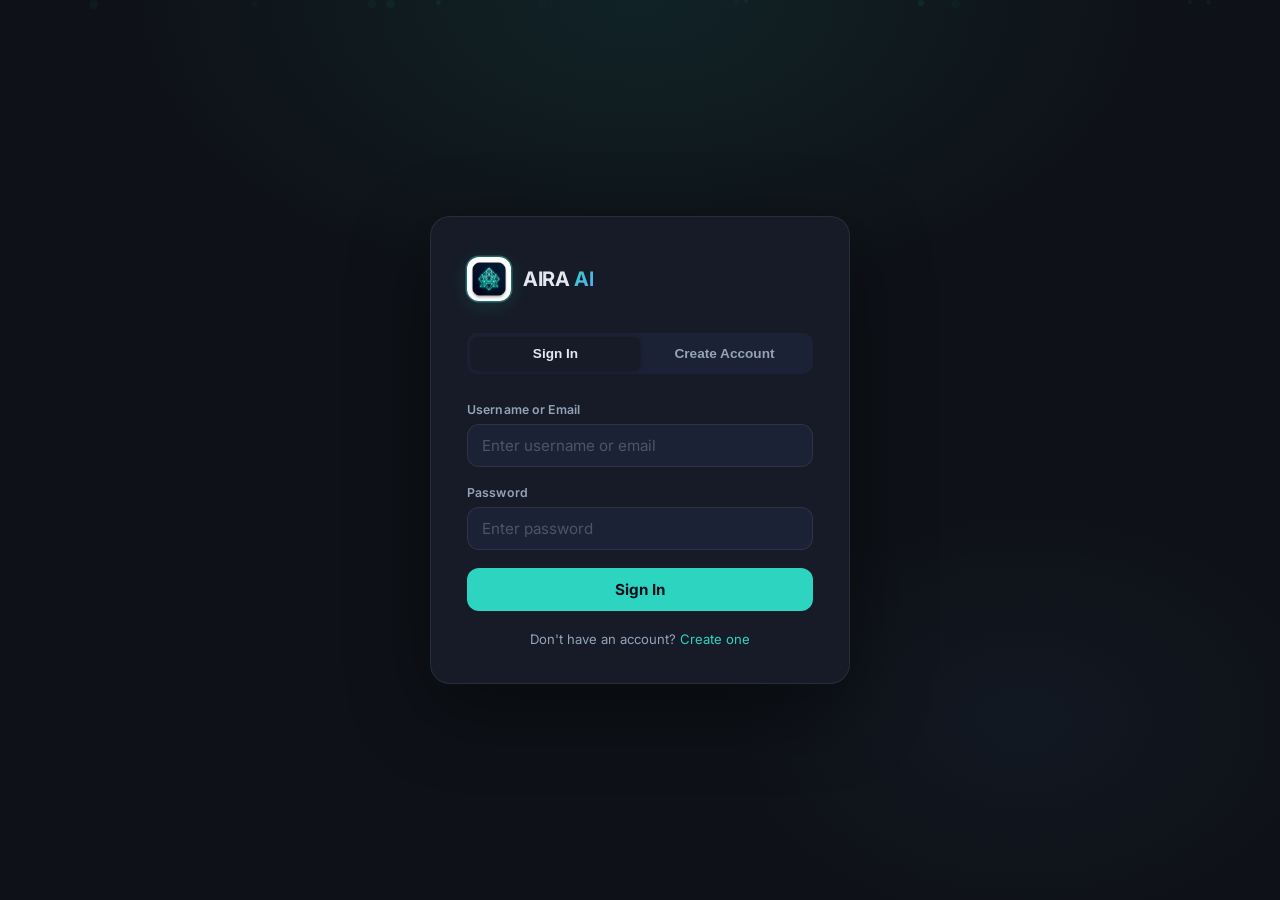
<file: templates/login.html>
<!DOCTYPE html>
<html lang="en">
<head>
  <meta charset="UTF-8" />
  <meta name="viewport" content="width=device-width, initial-scale=1.0" />
  <title>AIRA AI — Sign In</title>
  <meta name="description" content="Sign in to AIRA AI Research Assistant" />
  <meta http-equiv="Cache-Control" content="no-cache, no-store, must-revalidate" />
  <meta http-equiv="Pragma" content="no-cache" />
  <meta http-equiv="Expires" content="0" />
  <link rel="icon" type="image/jpeg" href="/static/aira_icon.jpg" />
  <link rel="preconnect" href="https://fonts.googleapis.com" />
  <link rel="preconnect" href="https://fonts.gstatic.com" crossorigin />
  <link href="https://fonts.googleapis.com/css2?family=Inter:wght@300;400;500;600;700&display=swap" rel="stylesheet" />
  <style>
    :root {
      --bg:       #0e1117;
      --surface:  #161b27;
      --surface2: #1c2235;
      --border:   rgba(255,255,255,0.08);
      --border-hi:rgba(255,255,255,0.16);
      --text:     #e2e8f0;
      --text-2:   #94a3b8;
      --text-3:   #4a5568;
      --teal:     #2dd4bf;
      --teal-dim: rgba(45,212,191,0.12);
      --teal-glow:rgba(45,212,191,0.22);
      --blue:     #60a5fa;
      --red:      #f87171;
      --green:    #4ade80;
      --r:        12px;
      --ease:     cubic-bezier(.4,0,.2,1);
    }
    *,*::before,*::after{box-sizing:border-box;margin:0;padding:0}
    html{font-size:16px;-webkit-font-smoothing:antialiased}
    body{
      font-family:'Inter',system-ui,sans-serif;
      background:var(--bg);
      color:var(--text);
      min-height:100vh;
      display:flex;
      align-items:center;
      justify-content:center;
      padding:24px;
      background:
        radial-gradient(ellipse 60% 50% at 50% 0%, rgba(45,212,191,.09) 0%, transparent 70%),
        radial-gradient(ellipse 40% 40% at 80% 80%, rgba(96,165,250,.05) 0%, transparent 60%),
        #0e1117;
    }
    a{color:var(--teal);text-decoration:none}
    a:hover{text-decoration:underline}

    .auth-card {
      width:100%;max-width:420px;
      background:var(--surface);
      border:1px solid var(--border);
      border-radius:20px;
      padding:40px 36px 36px;
      box-shadow:0 24px 80px rgba(0,0,0,.4);
    }

    /* Brand */
    .brand {
      display:flex;align-items:center;gap:12px;
      margin-bottom:32px;
    }
    .brand-icon {
      width:44px;height:44px;border-radius:12px;
      object-fit:cover;
      box-shadow:0 0 0 1.5px rgba(45,212,191,.4),0 4px 20px rgba(45,212,191,.15);
    }
    .brand-name {
      font-size:1.25rem;font-weight:700;letter-spacing:-.02em;
    }
    .brand-ai {
      background:linear-gradient(135deg,var(--teal),var(--blue));
      -webkit-background-clip:text;-webkit-text-fill-color:transparent;
      background-clip:text;
    }

    /* Tabs */
    .tab-row {
      display:flex;gap:0;
      background:var(--surface2);
      border-radius:10px;padding:4px;
      margin-bottom:28px;
    }
    .tab-btn {
      flex:1;padding:9px;border-radius:7px;
      font-size:.85rem;font-weight:600;
      color:var(--text-2);
      border:none;background:none;cursor:pointer;
      transition:all 180ms var(--ease);
    }
    .tab-btn.active {
      background:var(--surface);
      color:var(--text);
      box-shadow:0 1px 4px rgba(0,0,0,.3);
    }

    /* Forms */
    .form-panel{display:none}
    .form-panel.active{display:block}

    .form-group{margin-bottom:18px}
    label {
      display:block;font-size:.77rem;font-weight:600;
      color:var(--text-2);margin-bottom:7px;letter-spacing:.01em;
    }
    input {
      width:100%;background:var(--surface2);
      border:1px solid var(--border);
      border-radius:var(--r);
      padding:11px 14px;
      font-size:.95rem;color:var(--text);
      font-family:inherit;outline:none;
      transition:border-color 180ms var(--ease),box-shadow 180ms var(--ease);
    }
    input:focus {
      border-color:rgba(45,212,191,.5);
      box-shadow:0 0 0 3px rgba(45,212,191,.1);
    }
    input::placeholder{color:var(--text-3)}

    .submit-btn {
      width:100%;padding:12px;border-radius:var(--r);
      background:var(--teal);color:#0a0f1a;
      font-size:.95rem;font-weight:700;
      border:none;cursor:pointer;font-family:inherit;
      display:flex;align-items:center;justify-content:center;gap:8px;
      transition:background 180ms var(--ease),transform 180ms,box-shadow 180ms;
      margin-top:8px;
    }
    .submit-btn:hover {
      background:#5eead4;
      transform:translateY(-1px);
      box-shadow:0 4px 20px var(--teal-glow);
    }
    .submit-btn:active{transform:translateY(0)}
    .submit-btn:disabled{opacity:.5;cursor:not-allowed;transform:none;box-shadow:none}

    .spinner {
      width:16px;height:16px;
      border:2px solid rgba(10,15,26,.3);
      border-top-color:#0a0f1a;
      border-radius:50%;
      animation:spin .6s linear infinite;
      display:none;
    }
    @keyframes spin{to{transform:rotate(360deg)}}

    /* Alert */
    .alert {
      padding:11px 14px;border-radius:10px;
      font-size:.84rem;margin-bottom:18px;
      display:none;
    }
    .alert.error  {background:rgba(248,113,113,.1);border:1px solid rgba(248,113,113,.3);color:var(--red)}
    .alert.success{background:rgba(74,222,128,.1);border:1px solid rgba(74,222,128,.3);color:var(--green)}
    .alert.show{display:block}

    /* Divider */
    .divider {
      display:flex;align-items:center;gap:12px;
      margin:20px 0;color:var(--text-3);font-size:.76rem;
    }
    .divider::before,.divider::after{
      content:'';flex:1;height:1px;background:var(--border);
    }

    .footer-link {
      text-align:center;margin-top:20px;
      font-size:.82rem;color:var(--text-2);
    }

    /* Password strength */
    .pw-strength {
      height:3px;border-radius:3px;margin-top:8px;
      background:var(--surface2);overflow:hidden;
    }
    .pw-bar {
      height:100%;border-radius:3px;width:0;
      transition:width .3s,background .3s;
    }
    .pw-hint{font-size:.72rem;color:var(--text-3);margin-top:5px}

    /* Floating particles */
    .particles {
      position:fixed;inset:0;pointer-events:none;overflow:hidden;z-index:0;
    }
    .particle {
      position:absolute;border-radius:50%;
      background:rgba(45,212,191,.15);
      animation:float linear infinite;
    }
    @keyframes float{
      0%{transform:translateY(100vh) scale(0);opacity:0}
      10%{opacity:1}
      90%{opacity:.3}
      100%{transform:translateY(-20px) scale(1);opacity:0}
    }
    .auth-card{position:relative;z-index:1}
  </style>
</head>
<body>

<!-- Ambient particles -->
<div class="particles" id="particles"></div>

<div class="auth-card" id="authCard">

  <!-- Brand -->
  <div class="brand">
    <img src="/static/aira_icon.jpg" class="brand-icon" alt="AIRA AI" />
    <span class="brand-name">AIRA <span class="brand-ai">AI</span></span>
  </div>

  <!-- Tabs -->
  <div class="tab-row">
    <button class="tab-btn active" id="tabLogin" onclick="switchTab('login')">Sign In</button>
    <button class="tab-btn" id="tabRegister" onclick="switchTab('register')">Create Account</button>
  </div>

  <!-- Alert -->
  <div class="alert" id="alertBox"></div>

  <!-- ── LOGIN FORM ── -->
  <div class="form-panel active" id="panelLogin">
    <form onsubmit="handleLogin(event)">
      <div class="form-group">
        <label for="loginUsername">Username or Email</label>
        <input id="loginUsername" type="text" placeholder="Enter username or email"
               autocomplete="username" required />
      </div>
      <div class="form-group">
        <label for="loginPassword">Password</label>
        <input id="loginPassword" type="password" placeholder="Enter password"
               autocomplete="current-password" required />
      </div>
      <button type="submit" class="submit-btn" id="loginBtn">
        <span id="loginBtnText">Sign In</span>
        <div class="spinner" id="loginSpinner"></div>
      </button>
    </form>
    <div class="footer-link">
      Don't have an account?
      <a href="#" onclick="switchTab('register'); return false">Create one</a>
    </div>
  </div>

  <!-- ── REGISTER FORM ── -->
  <div class="form-panel" id="panelRegister">
    <form onsubmit="handleRegister(event)">
      <div class="form-group">
        <label for="regUsername">Username</label>
        <input id="regUsername" type="text" placeholder="Choose a username"
               autocomplete="username" required minlength="3" />
      </div>
      <div class="form-group">
        <label for="regEmail">Email</label>
        <input id="regEmail" type="email" placeholder="you@example.com"
               autocomplete="email" required />
      </div>
      <div class="form-group">
        <label for="regPassword">Password</label>
        <input id="regPassword" type="password" placeholder="At least 8 characters"
               autocomplete="new-password" required minlength="8"
               oninput="checkStrength(this.value)" />
        <div class="pw-strength"><div class="pw-bar" id="pwBar"></div></div>
        <div class="pw-hint" id="pwHint">Use 8+ characters with letters and numbers</div>
      </div>
      <button type="submit" class="submit-btn" id="regBtn">
        <span id="regBtnText">Create Account</span>
        <div class="spinner" id="regSpinner"></div>
      </button>
    </form>
    <div class="footer-link">
      Already have an account?
      <a href="#" onclick="switchTab('login'); return false">Sign in</a>
    </div>
  </div>

</div>

<script>

  // Particles ───────────────────────────────────────────────
  (function() {
    const container = document.getElementById('particles');
    for (let i = 0; i < 12; i++) {
      const p = document.createElement('div');
      p.className = 'particle';
      const size = Math.random() * 6 + 3;
      p.style.cssText = `
        width:${size}px;height:${size}px;
        left:${Math.random()*100}%;
        animation-duration:${Math.random()*15+10}s;
        animation-delay:${Math.random()*10}s;
        opacity:${Math.random()*.5+.1};
      `;
      container.appendChild(p);
    }
  })();

  // ── Tab switch ──────────────────────────────────────────────
  function switchTab(tab) {
    document.querySelectorAll('.tab-btn').forEach(b => b.classList.remove('active'));
    document.querySelectorAll('.form-panel').forEach(p => p.classList.remove('active'));
    document.getElementById('tab' + tab.charAt(0).toUpperCase() + tab.slice(1)).classList.add('active');
    document.getElementById('panel' + tab.charAt(0).toUpperCase() + tab.slice(1)).classList.add('active');
    hideAlert();
  }

  // ── Alert ───────────────────────────────────────────────────
  function showAlert(msg, type) {
    const el = document.getElementById('alertBox');
    el.textContent = msg;
    el.className = `alert ${type} show`;
  }
  function hideAlert() {
    document.getElementById('alertBox').className = 'alert';
  }

  // ── Password strength ───────────────────────────────────────
  function checkStrength(pw) {
    const bar  = document.getElementById('pwBar');
    const hint = document.getElementById('pwHint');
    let score = 0;
    if (pw.length >= 8)  score++;
    if (pw.length >= 12) score++;
    if (/[A-Z]/.test(pw)) score++;
    if (/[0-9]/.test(pw)) score++;
    if (/[^A-Za-z0-9]/.test(pw)) score++;
    const labels = ['', 'Weak', 'Fair', 'Good', 'Strong', 'Excellent'];
    const colors = ['', '#f87171', '#fb923c', '#fbbf24', '#4ade80', '#2dd4bf'];
    bar.style.width = `${score * 20}%`;
    bar.style.background = colors[score] || '#4a5568';
    hint.textContent = score > 0 ? labels[score] : 'Use 8+ characters with letters and numbers';
  }

  // ── Login ───────────────────────────────────────────────────
  async function handleLogin(e) {
    e.preventDefault();
    hideAlert();
    const btn = document.getElementById('loginBtn');
    const spinner = document.getElementById('loginSpinner');
    const txt = document.getElementById('loginBtnText');
    btn.disabled = true; spinner.style.display = 'block'; txt.textContent = 'Signing in...';

    const username = document.getElementById('loginUsername').value.trim();
    const password = document.getElementById('loginPassword').value;

    try {
      const res  = await fetch('/api/auth/login', {
        method:'POST',
        headers:{'Content-Type':'application/json'},
        body: JSON.stringify({username, password}),
      });
      const json = await res.json();
      if (json.ok) {
        localStorage.setItem('aira_token', json.access_token);
        localStorage.setItem('aira_refresh', json.refresh_token);
        localStorage.setItem('aira_user', JSON.stringify(json.user));
        showAlert('Welcome back, ' + json.user.username + '!', 'success');
        setTimeout(() => { window.location.href = '/'; }, 700);
      } else {
        showAlert(json.error || 'Login failed.', 'error');
        btn.disabled = false; spinner.style.display = 'none'; txt.textContent = 'Sign In';
      }
    } catch (_) {
      showAlert('Server error. Please try again.', 'error');
      btn.disabled = false; spinner.style.display = 'none'; txt.textContent = 'Sign In';
    }
  }

  // ── Register ────────────────────────────────────────────────
  async function handleRegister(e) {
    e.preventDefault();
    hideAlert();
    const btn = document.getElementById('regBtn');
    const spinner = document.getElementById('regSpinner');
    const txt = document.getElementById('regBtnText');
    btn.disabled = true; spinner.style.display = 'block'; txt.textContent = 'Creating account...';

    const username = document.getElementById('regUsername').value.trim();
    const email    = document.getElementById('regEmail').value.trim();
    const password = document.getElementById('regPassword').value;

    try {
      const res  = await fetch('/api/auth/register', {
        method:'POST',
        headers:{'Content-Type':'application/json'},
        body: JSON.stringify({username, email, password}),
      });
      const json = await res.json();
      if (json.ok) {
        // Clear any old stored credentials
        localStorage.removeItem('aira_token');
        localStorage.removeItem('aira_refresh');
        localStorage.removeItem('aira_user');

        // Switch to Sign In tab MANUALLY (avoids switchTab calling hideAlert which would erase our message)
        document.querySelectorAll('.tab-btn').forEach(b => b.classList.remove('active'));
        document.querySelectorAll('.form-panel').forEach(p => p.classList.remove('active'));
        document.getElementById('tabLogin').classList.add('active');
        document.getElementById('panelLogin').classList.add('active');
        // Pre-fill the username field
        document.getElementById('loginUsername').value = username;
        document.getElementById('loginPassword').value = '';
        // Show success message AFTER switching panels
        showAlert('✓ Account created! Enter your password below to sign in.', 'success');
        btn.disabled = false; spinner.style.display = 'none'; txt.textContent = 'Create Account';
        // Focus password after a tick so the DOM is settled
        setTimeout(() => document.getElementById('loginPassword').focus(), 80);
      } else {
        showAlert(json.error || 'Registration failed.', 'error');
        btn.disabled = false; spinner.style.display = 'none'; txt.textContent = 'Create Account';
      }
    } catch (_) {
      showAlert('Server error. Please try again.', 'error');
      btn.disabled = false; spinner.style.display = 'none'; txt.textContent = 'Create Account';
    }
  }
</script>
</body>
</html>
</file>
